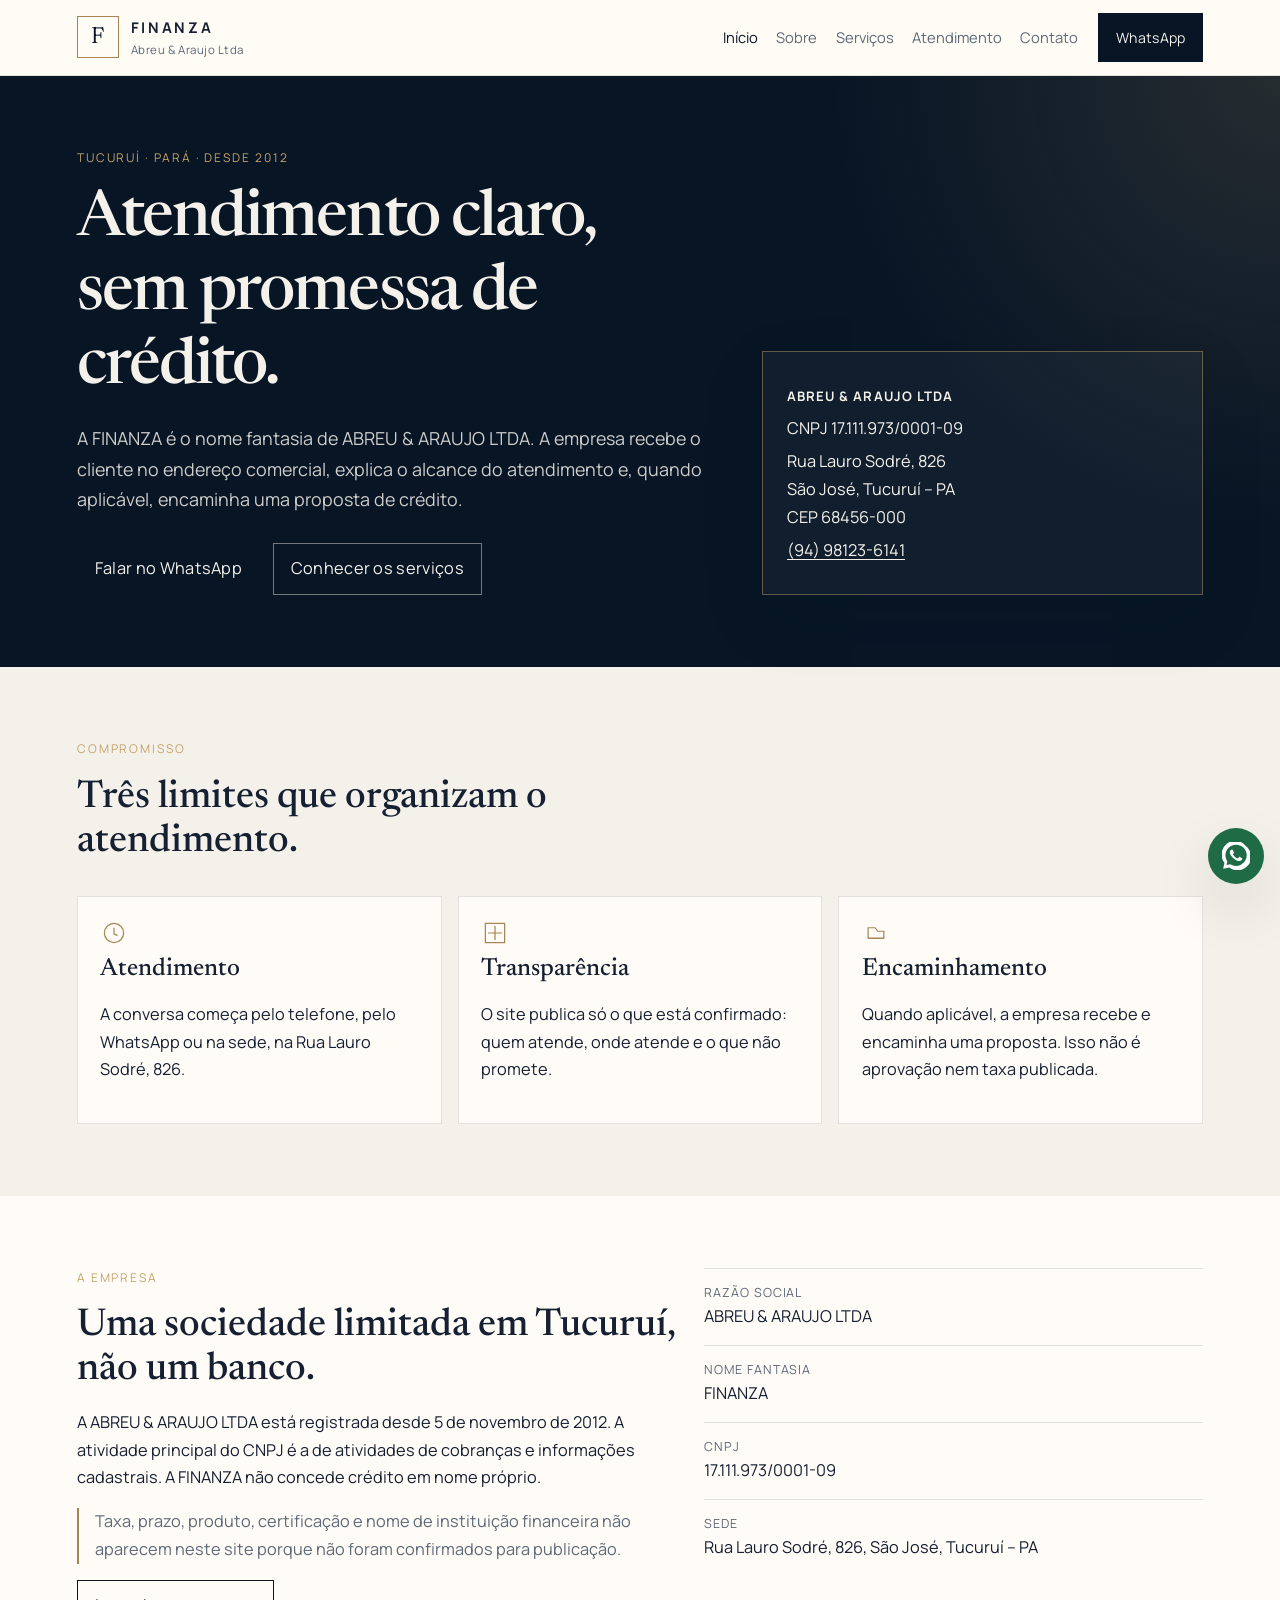
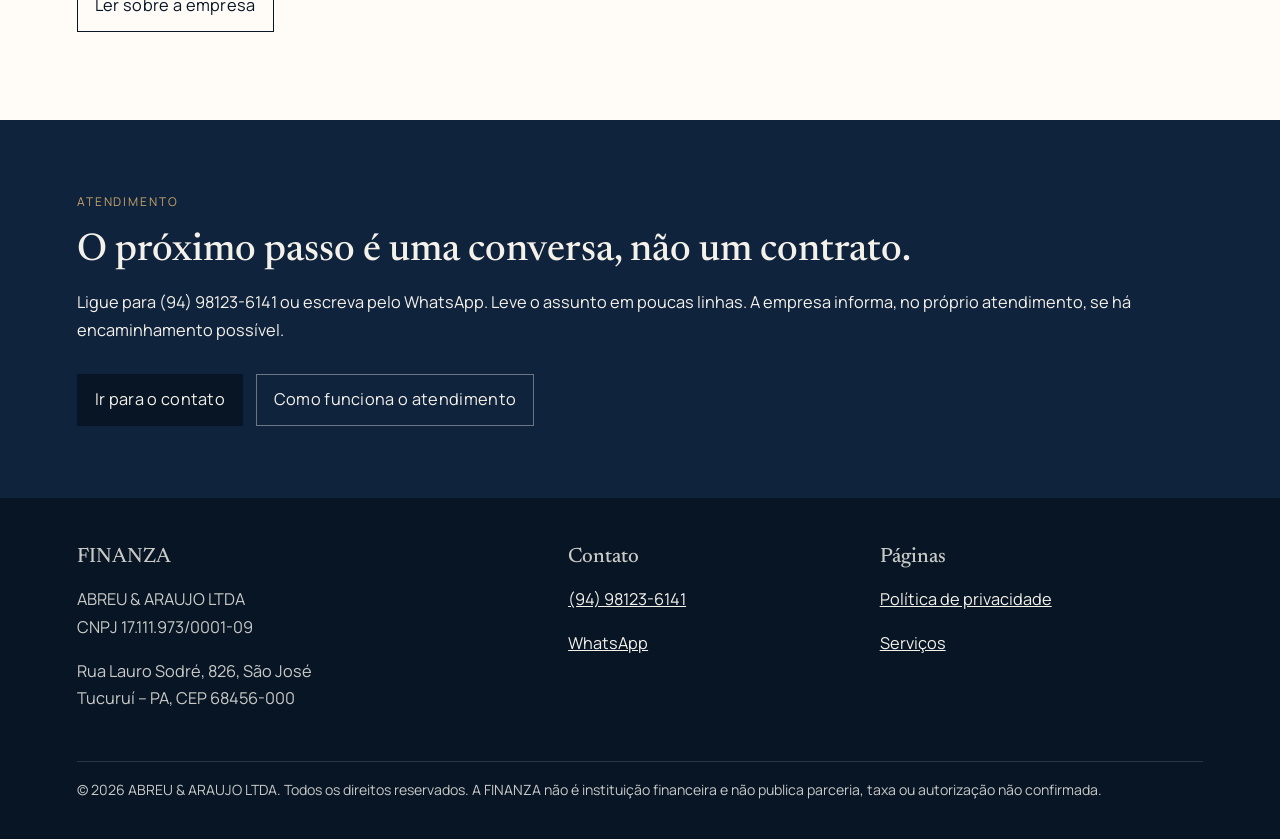
<file: index.html>
<!DOCTYPE html>
<html lang="pt-BR">
<head>
  <meta charset="utf-8">
  <meta name="viewport" content="width=device-width, initial-scale=1">
  <title>FINANZA | Atendimento financeiro em Tucuruí</title>
  <meta name="description" content="FINANZA é o nome fantasia de ABREU & ARAUJO LTDA, CNPJ 17.111.973/0001-09. Atendimento em Tucuruí – PA e encaminhamento de propostas de crédito, quando aplicável.">
  <meta name="theme-color" content="#071525">
  <link rel="icon" href="favicon.svg" type="image/svg+xml">
  <link rel="preconnect" href="https://fonts.googleapis.com">
  <link rel="preconnect" href="https://fonts.gstatic.com" crossorigin>
  <link href="https://fonts.googleapis.com/css2?family=Manrope:wght@400;500;600;700&family=Newsreader:opsz,wght@6..72,500;6..72,600&display=swap" rel="stylesheet">
  <link rel="stylesheet" href="css/styles.css">
  <script type="application/ld+json">
  {
    "@context": "https://schema.org",
    "@type": "ProfessionalService",
    "name": "FINANZA",
    "legalName": "ABREU & ARAUJO LTDA",
    "taxID": "17.111.973/0001-09",
    "telephone": "+5594981236141",
    "address": {
      "@type": "PostalAddress",
      "streetAddress": "Rua Lauro Sodré, 826",
      "addressLocality": "Tucuruí",
      "addressRegion": "PA",
      "postalCode": "68456-000",
      "addressCountry": "BR"
    },
    "areaServed": "Tucuruí"
  }
  </script>
</head>
<body>
  <a class="skip" href="#conteudo">Ir para o conteúdo</a>
  <header class="site-header">
    <a class="brand" href="index.html"><span class="mark" aria-hidden="true">F</span><span><strong>FINANZA</strong><small>Abreu &amp; Araujo Ltda</small></span></a>
    <button class="nav-toggle" type="button" aria-expanded="false" aria-controls="menu">Menu</button>
    <nav class="site-nav" id="menu" aria-label="Principal">
      <a href="index.html" aria-current="page">Início</a>
      <a href="sobre.html">Sobre</a>
      <a href="servicos.html">Serviços</a>
      <a href="atendimento.html">Atendimento</a>
      <a href="contato.html">Contato</a>
    </nav>
    <a class="header-wa" href="https://wa.me/5594981236141" target="_blank" rel="noopener noreferrer">WhatsApp</a>
  </header>
  <main id="conteudo">
    <section class="hero">
      <div>
        <p class="kicker">Tucuruí · Pará · Desde 2012</p>
        <h1>Atendimento claro, sem promessa de crédito.</h1>
        <p class="lead">A FINANZA é o nome fantasia de ABREU &amp; ARAUJO LTDA. A empresa recebe o cliente no endereço comercial, explica o alcance do atendimento e, quando aplicável, encaminha uma proposta de crédito.</p>
        <div class="hero-actions">
          <a class="btn" href="https://wa.me/5594981236141" target="_blank" rel="noopener noreferrer">Falar no WhatsApp</a>
          <a class="btn btn-line" href="servicos.html">Conhecer os serviços</a>
        </div>
      </div>
      <aside class="letter">
        <p><strong>ABREU &amp; ARAUJO LTDA</strong></p>
        <p>CNPJ 17.111.973/0001-09</p>
        <p>Rua Lauro Sodré, 826<br>São José, Tucuruí – PA<br>CEP 68456-000</p>
        <p><a href="tel:+5594981236141">(94) 98123-6141</a></p>
      </aside>
    </section>
    <section class="section">
      <div class="section-head">
        <p class="kicker">Compromisso</p>
        <h2>Três limites que organizam o atendimento.</h2>
      </div>
      <div class="grid-3">
        <article class="card">
          <svg viewBox="0 0 32 32" aria-hidden="true"><circle cx="16" cy="16" r="11"/><path d="M16 10v7l4 2"/></svg>
          <h3>Atendimento</h3>
          <p>A conversa começa pelo telefone, pelo WhatsApp ou na sede, na Rua Lauro Sodré, 826.</p>
        </article>
        <article class="card">
          <svg viewBox="0 0 32 32" aria-hidden="true"><path d="M8 16h16M16 8v16"/><rect x="5" y="5" width="22" height="22"/></svg>
          <h3>Transparência</h3>
          <p>O site publica só o que está confirmado: quem atende, onde atende e o que não promete.</p>
        </article>
        <article class="card">
          <svg viewBox="0 0 32 32" aria-hidden="true"><path d="M7 22V10h8l3 4h7v8H7z"/><path d="M7 22h18"/></svg>
          <h3>Encaminhamento</h3>
          <p>Quando aplicável, a empresa recebe e encaminha uma proposta. Isso não é aprovação nem taxa publicada.</p>
        </article>
      </div>
    </section>
    <section class="section split">
      <div class="grid-2">
        <div>
          <p class="kicker">A empresa</p>
          <h2>Uma sociedade limitada em Tucuruí, não um banco.</h2>
          <p>A ABREU &amp; ARAUJO LTDA está registrada desde 5 de novembro de 2012. A atividade principal do CNPJ é a de atividades de cobranças e informações cadastrais. A FINANZA não concede crédito em nome próprio.</p>
          <p class="note">Taxa, prazo, produto, certificação e nome de instituição financeira não aparecem neste site porque não foram confirmados para publicação.</p>
          <p><a class="btn btn-line" href="sobre.html">Ler sobre a empresa</a></p>
        </div>
        <div class="facts">
          <div><span>Razão social</span>ABREU &amp; ARAUJO LTDA</div>
          <div><span>Nome fantasia</span>FINANZA</div>
          <div><span>CNPJ</span>17.111.973/0001-09</div>
          <div><span>Sede</span>Rua Lauro Sodré, 826, São José, Tucuruí – PA</div>
        </div>
      </div>
    </section>
    <section class="section band">
      <p class="kicker">Atendimento</p>
      <h2>O próximo passo é uma conversa, não um contrato.</h2>
      <p>Ligue para (94) 98123-6141 ou escreva pelo WhatsApp. Leve o assunto em poucas linhas. A empresa informa, no próprio atendimento, se há encaminhamento possível.</p>
      <div class="actions">
        <a class="btn" href="contato.html">Ir para o contato</a>
        <a class="btn btn-line" href="atendimento.html">Como funciona o atendimento</a>
      </div>
    </section>
  </main>
  <footer class="site-footer">
    <div class="footer-grid">
      <div>
        <h2>FINANZA</h2>
        <p>ABREU &amp; ARAUJO LTDA<br>CNPJ 17.111.973/0001-09</p>
        <p>Rua Lauro Sodré, 826, São José<br>Tucuruí – PA, CEP 68456-000</p>
      </div>
      <div>
        <h2>Contato</h2>
        <p><a href="tel:+5594981236141">(94) 98123-6141</a></p>
        <p><a href="https://wa.me/5594981236141" target="_blank" rel="noopener noreferrer">WhatsApp</a></p>
      </div>
      <div>
        <h2>Páginas</h2>
        <p><a href="privacidade.html">Política de privacidade</a></p>
        <p><a href="servicos.html">Serviços</a></p>
      </div>
    </div>
    <p class="legal">© <span data-year>2026</span> ABREU &amp; ARAUJO LTDA. Todos os direitos reservados. A FINANZA não é instituição financeira e não publica parceria, taxa ou autorização não confirmada.</p>
  </footer>
  <a class="wa-float" href="https://wa.me/5594981236141" target="_blank" rel="noopener noreferrer" aria-label="Abrir WhatsApp da FINANZA"><svg viewBox="0 0 24 24" aria-hidden="true"><path d="M20.5 3.5A11 11 0 0 0 2.1 17.8L1 23l5.3-1.1A11 11 0 0 0 20.5 3.5zm-8.5 17a9.1 9.1 0 0 1-4.6-1.3l-.3-.2-3.2.7.7-3.1-.2-.3A9.1 9.1 0 1 1 12 20.5zm5-6.8c-.3-.1-1.6-.8-1.8-.9s-.4-.1-.6.1-.7.9-.8 1-.3.2-.6.1a7.4 7.4 0 0 1-2.2-1.4 8.2 8.2 0 0 1-1.5-1.9c-.2-.3 0-.4.1-.6l.4-.4.2-.3a.5.5 0 0 0 0-.5c-.1-.1-.6-1.4-.8-1.9s-.4-.4-.6-.4h-.5a1 1 0 0 0-.7.3 2.9 2.9 0 0 0-.9 2.2 5 5 0 0 0 1.1 2.7 11.4 11.4 0 0 0 4.4 3.9c.6.3 1 .4 1.5.5a3.6 3.6 0 0 0 1.6.1 2.7 2.7 0 0 0 1.8-1.2 2.2 2.2 0 0 0 .2-1.2c-.1-.2-.3-.2-.6-.4z"/></svg></a>
  <script src="js/main.js"></script>
</body>
</html>
</file>
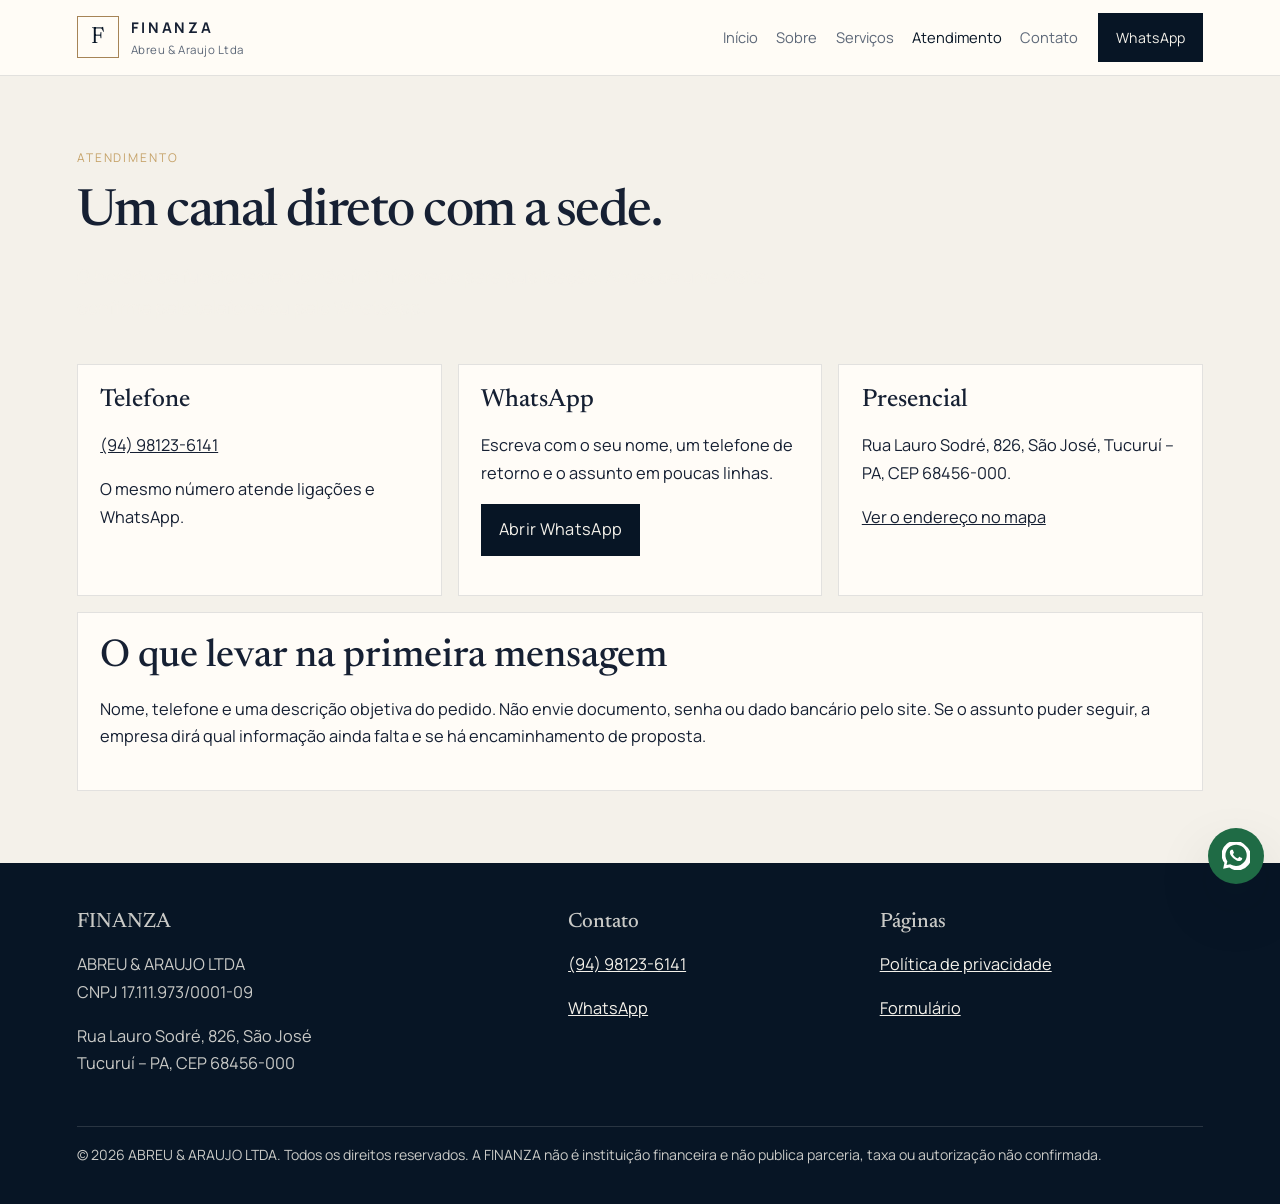
<file: atendimento.html>
<!DOCTYPE html>
<html lang="pt-BR">
<head>
  <meta charset="utf-8">
  <meta name="viewport" content="width=device-width, initial-scale=1">
  <title>Atendimento | FINANZA</title>
  <meta name="description" content="Atendimento da FINANZA em Tucuruí: telefone e WhatsApp (94) 98123-6141 e sede na Rua Lauro Sodré, 826, São José.">
  <meta name="theme-color" content="#071525">
  <link rel="icon" href="favicon.svg" type="image/svg+xml">
  <link rel="preconnect" href="https://fonts.googleapis.com">
  <link rel="preconnect" href="https://fonts.gstatic.com" crossorigin>
  <link href="https://fonts.googleapis.com/css2?family=Manrope:wght@400;500;600;700&family=Newsreader:opsz,wght@6..72,500;6..72,600&display=swap" rel="stylesheet">
  <link rel="stylesheet" href="css/styles.css">
</head>
<body>
  <a class="skip" href="#conteudo">Ir para o conteúdo</a>
  <header class="site-header">
    <a class="brand" href="index.html"><span class="mark" aria-hidden="true">F</span><span><strong>FINANZA</strong><small>Abreu &amp; Araujo Ltda</small></span></a>
    <button class="nav-toggle" type="button" aria-expanded="false" aria-controls="menu">Menu</button>
    <nav class="site-nav" id="menu" aria-label="Principal">
      <a href="index.html">Início</a>
      <a href="sobre.html">Sobre</a>
      <a href="servicos.html">Serviços</a>
      <a href="atendimento.html" aria-current="page">Atendimento</a>
      <a href="contato.html">Contato</a>
    </nav>
    <a class="header-wa" href="https://wa.me/5594981236141" target="_blank" rel="noopener noreferrer">WhatsApp</a>
  </header>
  <main id="conteudo">
    <section class="page-hero">
      <p class="kicker">Atendimento</p>
      <h1>Um canal direto com a sede.</h1>
      <p class="lead narrow">O horário de funcionamento não foi informado para publicação. Antes de uma visita, confirme pelo telefone ou pelo WhatsApp.</p>
    </section>
    <section class="section" style="padding-top:0">
      <div class="grid-3">
        <article class="card">
          <h3>Telefone</h3>
          <p><a href="tel:+5594981236141">(94) 98123-6141</a></p>
          <p>O mesmo número atende ligações e WhatsApp.</p>
        </article>
        <article class="card">
          <h3>WhatsApp</h3>
          <p>Escreva com o seu nome, um telefone de retorno e o assunto em poucas linhas.</p>
          <p><a class="btn" href="https://wa.me/5594981236141" target="_blank" rel="noopener noreferrer">Abrir WhatsApp</a></p>
        </article>
        <article class="card">
          <h3>Presencial</h3>
          <p>Rua Lauro Sodré, 826, São José, Tucuruí – PA, CEP 68456-000.</p>
          <p><a href="https://www.google.com/maps/search/?api=1&query=Rua%20Lauro%20Sodr%C3%A9%2C%20826%2C%20S%C3%A3o%20Jos%C3%A9%2C%20Tucuru%C3%AD%2C%20PA%2C%2068456-000" target="_blank" rel="noopener noreferrer">Ver o endereço no mapa</a></p>
        </article>
      </div>
      <div class="panel" style="margin-top:1rem">
        <h2>O que levar na primeira mensagem</h2>
        <p>Nome, telefone e uma descrição objetiva do pedido. Não envie documento, senha ou dado bancário pelo site. Se o assunto puder seguir, a empresa dirá qual informação ainda falta e se há encaminhamento de proposta.</p>
      </div>
    </section>
  </main>
  <footer class="site-footer">
    <div class="footer-grid">
      <div>
        <h2>FINANZA</h2>
        <p>ABREU &amp; ARAUJO LTDA<br>CNPJ 17.111.973/0001-09</p>
        <p>Rua Lauro Sodré, 826, São José<br>Tucuruí – PA, CEP 68456-000</p>
      </div>
      <div>
        <h2>Contato</h2>
        <p><a href="tel:+5594981236141">(94) 98123-6141</a></p>
        <p><a href="https://wa.me/5594981236141" target="_blank" rel="noopener noreferrer">WhatsApp</a></p>
      </div>
      <div>
        <h2>Páginas</h2>
        <p><a href="privacidade.html">Política de privacidade</a></p>
        <p><a href="contato.html">Formulário</a></p>
      </div>
    </div>
    <p class="legal">© <span data-year>2026</span> ABREU &amp; ARAUJO LTDA. Todos os direitos reservados. A FINANZA não é instituição financeira e não publica parceria, taxa ou autorização não confirmada.</p>
  </footer>
  <a class="wa-float" href="https://wa.me/5594981236141" target="_blank" rel="noopener noreferrer" aria-label="Abrir WhatsApp da FINANZA"><svg viewBox="0 0 24 24" aria-hidden="true"><path d="M20.5 3.5A11 11 0 0 0 2.1 17.8L1 23l5.3-1.1A11 11 0 0 0 20.5 3.5zm-8.5 17a9.1 9.1 0 0 1-4.6-1.3l-.3-.2-3.2.7.7-3.1-.2-.3A9.1 9.1 0 1 1 12 20.5zm5-6.8c-.3-.1-1.6-.8-1.8-.9s-.4-.1-.6.1-.7.9-.8 1-.3.2-.6.1a7.4 7.4 0 0 1-2.2-1.4 8.2 8.2 0 0 1-1.5-1.9c-.2-.3 0-.4.1-.6l.4-.4.2-.3a.5.5 0 0 0 0-.5c-.1-.1-.6-1.4-.8-1.9s-.4-.4-.6-.4h-.5a1 1 0 0 0-.7.3 2.9 2.9 0 0 0-.9 2.2 5 5 0 0 0 1.1 2.7 11.4 11.4 0 0 0 4.4 3.9c.6.3 1 .4 1.5.5a3.6 3.6 0 0 0 1.6.1 2.7 2.7 0 0 0 1.8-1.2 2.2 2.2 0 0 0 .2-1.2c-.1-.2-.3-.2-.6-.4z"/></svg></a>
  <script src="js/main.js"></script>
</body>
</html>
</file>
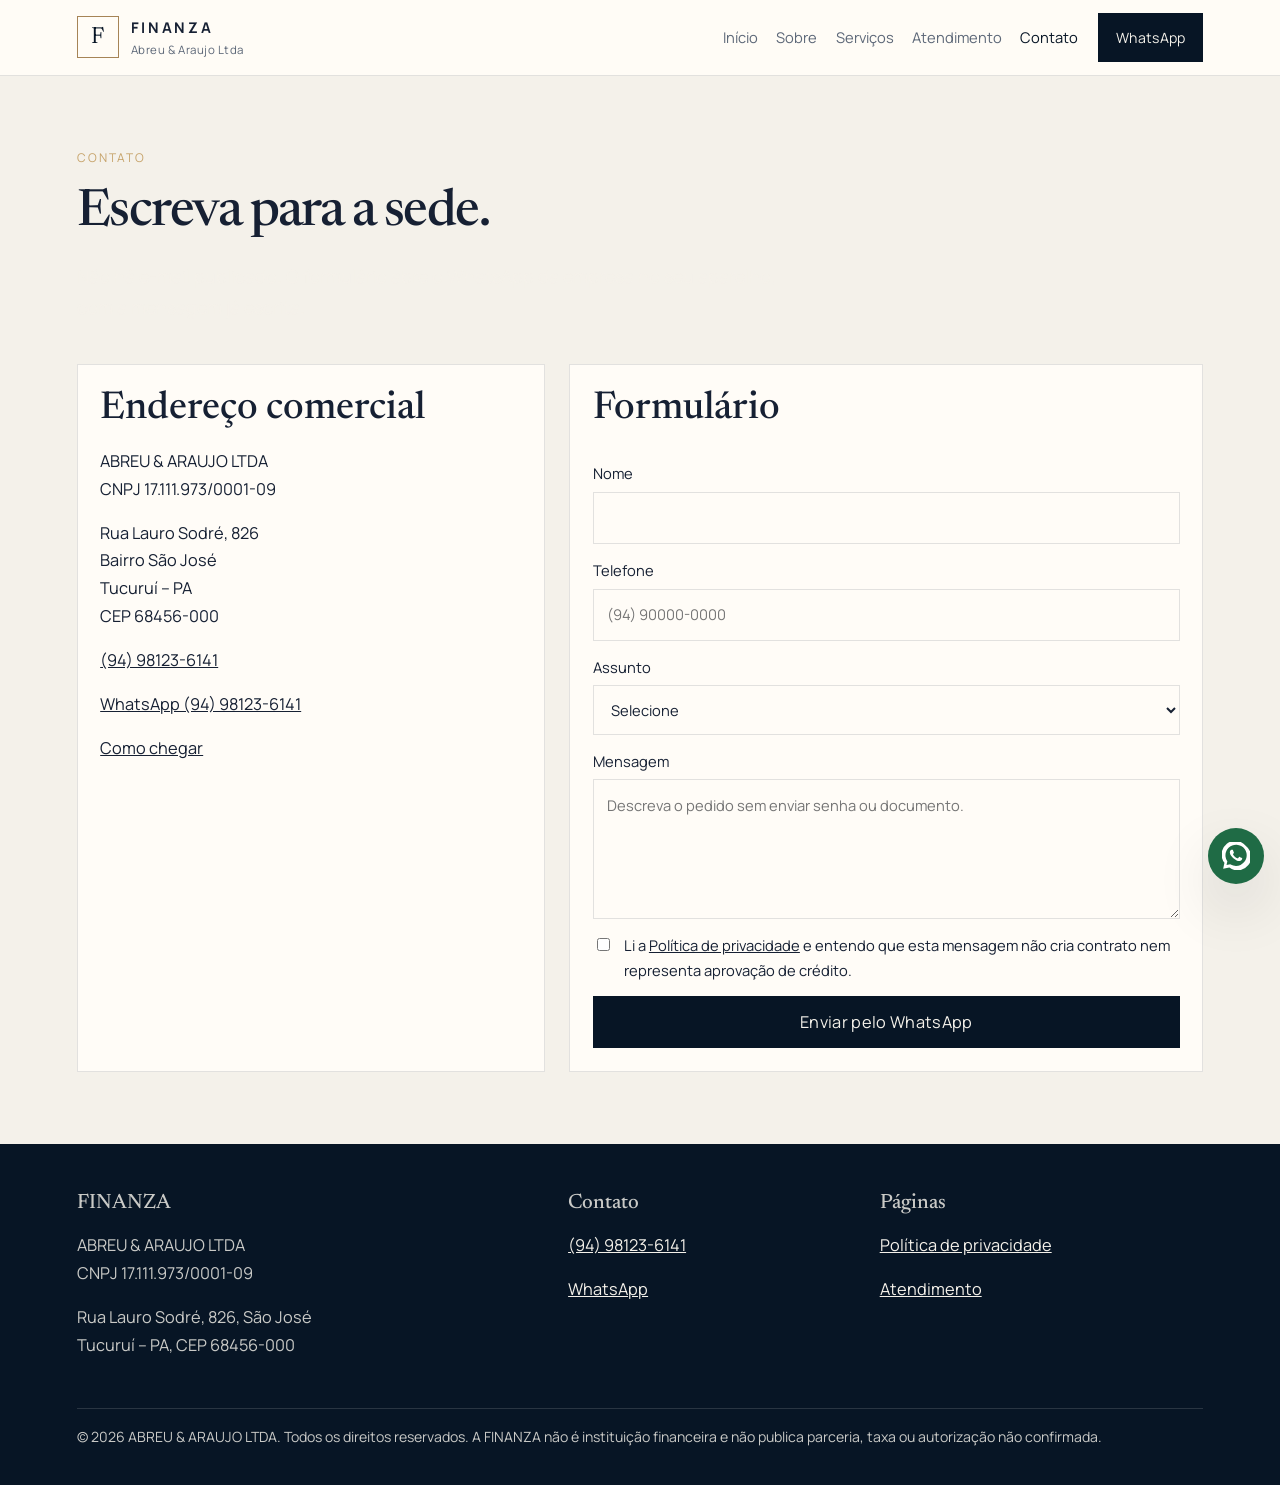
<file: contato.html>
<!DOCTYPE html>
<html lang="pt-BR">
<head>
  <meta charset="utf-8">
  <meta name="viewport" content="width=device-width, initial-scale=1">
  <title>Contato | FINANZA</title>
  <meta name="description" content="Contato da FINANZA em Tucuruí: Rua Lauro Sodré, 826, telefone (94) 98123-6141 e formulário que abre o WhatsApp.">
  <meta name="theme-color" content="#071525">
  <link rel="icon" href="favicon.svg" type="image/svg+xml">
  <link rel="preconnect" href="https://fonts.googleapis.com">
  <link rel="preconnect" href="https://fonts.gstatic.com" crossorigin>
  <link href="https://fonts.googleapis.com/css2?family=Manrope:wght@400;500;600;700&family=Newsreader:opsz,wght@6..72,500;6..72,600&display=swap" rel="stylesheet">
  <link rel="stylesheet" href="css/styles.css">
</head>
<body>
  <a class="skip" href="#conteudo">Ir para o conteúdo</a>
  <header class="site-header">
    <a class="brand" href="index.html"><span class="mark" aria-hidden="true">F</span><span><strong>FINANZA</strong><small>Abreu &amp; Araujo Ltda</small></span></a>
    <button class="nav-toggle" type="button" aria-expanded="false" aria-controls="menu">Menu</button>
    <nav class="site-nav" id="menu" aria-label="Principal">
      <a href="index.html">Início</a>
      <a href="sobre.html">Sobre</a>
      <a href="servicos.html">Serviços</a>
      <a href="atendimento.html">Atendimento</a>
      <a href="contato.html" aria-current="page">Contato</a>
    </nav>
    <a class="header-wa" href="https://wa.me/5594981236141" target="_blank" rel="noopener noreferrer">WhatsApp</a>
  </header>
  <main id="conteudo">
    <section class="page-hero">
      <p class="kicker">Contato</p>
      <h1>Escreva para a sede.</h1>
      <p class="lead narrow">Não há e-mail publicado. O formulário abre o WhatsApp da empresa no seu aparelho, com a mensagem já escrita.</p>
    </section>
    <section class="section" style="padding-top:0">
      <div class="contact-layout">
        <aside class="panel">
          <h2>Endereço comercial</h2>
          <p>ABREU &amp; ARAUJO LTDA<br>CNPJ 17.111.973/0001-09</p>
          <p>Rua Lauro Sodré, 826<br>Bairro São José<br>Tucuruí – PA<br>CEP 68456-000</p>
          <p><a href="tel:+5594981236141">(94) 98123-6141</a></p>
          <p><a href="https://wa.me/5594981236141" target="_blank" rel="noopener noreferrer">WhatsApp (94) 98123-6141</a></p>
          <p><a href="https://www.google.com/maps/search/?api=1&query=Rua%20Lauro%20Sodr%C3%A9%2C%20826%2C%20S%C3%A3o%20Jos%C3%A9%2C%20Tucuru%C3%AD%2C%20PA%2C%2068456-000" target="_blank" rel="noopener noreferrer">Como chegar</a></p>
        </aside>
        <form class="js-form panel" action="https://wa.me/5594981236141" method="get" novalidate>
          <h2>Formulário</h2>
          <label>Nome
            <input name="nome" type="text" autocomplete="name" required maxlength="80">
          </label>
          <label>Telefone
            <input name="telefone" type="tel" autocomplete="tel" required placeholder="(94) 90000-0000" maxlength="20">
          </label>
          <label>Assunto
            <select name="assunto" required>
              <option value="">Selecione</option>
              <option>Atendimento</option>
              <option>Encaminhamento de proposta</option>
              <option>Outro assunto da empresa</option>
            </select>
          </label>
          <label>Mensagem
            <textarea name="mensagem" required maxlength="800" placeholder="Descreva o pedido sem enviar senha ou documento."></textarea>
          </label>
          <label class="hp">Empresa
            <input name="empresa_site" type="text" tabindex="-1" autocomplete="off">
          </label>
          <label class="check">
            <input name="aceite" type="checkbox" required>
            <span>Li a <a href="privacidade.html">Política de privacidade</a> e entendo que esta mensagem não cria contrato nem representa aprovação de crédito.</span>
          </label>
          <button class="btn" type="submit">Enviar pelo WhatsApp</button>
          <p class="form-status" hidden></p>
        </form>
      </div>
    </section>
  </main>
  <footer class="site-footer">
    <div class="footer-grid">
      <div>
        <h2>FINANZA</h2>
        <p>ABREU &amp; ARAUJO LTDA<br>CNPJ 17.111.973/0001-09</p>
        <p>Rua Lauro Sodré, 826, São José<br>Tucuruí – PA, CEP 68456-000</p>
      </div>
      <div>
        <h2>Contato</h2>
        <p><a href="tel:+5594981236141">(94) 98123-6141</a></p>
        <p><a href="https://wa.me/5594981236141" target="_blank" rel="noopener noreferrer">WhatsApp</a></p>
      </div>
      <div>
        <h2>Páginas</h2>
        <p><a href="privacidade.html">Política de privacidade</a></p>
        <p><a href="atendimento.html">Atendimento</a></p>
      </div>
    </div>
    <p class="legal">© <span data-year>2026</span> ABREU &amp; ARAUJO LTDA. Todos os direitos reservados. A FINANZA não é instituição financeira e não publica parceria, taxa ou autorização não confirmada.</p>
  </footer>
  <a class="wa-float" href="https://wa.me/5594981236141" target="_blank" rel="noopener noreferrer" aria-label="Abrir WhatsApp da FINANZA"><svg viewBox="0 0 24 24" aria-hidden="true"><path d="M20.5 3.5A11 11 0 0 0 2.1 17.8L1 23l5.3-1.1A11 11 0 0 0 20.5 3.5zm-8.5 17a9.1 9.1 0 0 1-4.6-1.3l-.3-.2-3.2.7.7-3.1-.2-.3A9.1 9.1 0 1 1 12 20.5zm5-6.8c-.3-.1-1.6-.8-1.8-.9s-.4-.1-.6.1-.7.9-.8 1-.3.2-.6.1a7.4 7.4 0 0 1-2.2-1.4 8.2 8.2 0 0 1-1.5-1.9c-.2-.3 0-.4.1-.6l.4-.4.2-.3a.5.5 0 0 0 0-.5c-.1-.1-.6-1.4-.8-1.9s-.4-.4-.6-.4h-.5a1 1 0 0 0-.7.3 2.9 2.9 0 0 0-.9 2.2 5 5 0 0 0 1.1 2.7 11.4 11.4 0 0 0 4.4 3.9c.6.3 1 .4 1.5.5a3.6 3.6 0 0 0 1.6.1 2.7 2.7 0 0 0 1.8-1.2 2.2 2.2 0 0 0 .2-1.2c-.1-.2-.3-.2-.6-.4z"/></svg></a>
  <script src="js/main.js"></script>
</body>
</html>
</file>
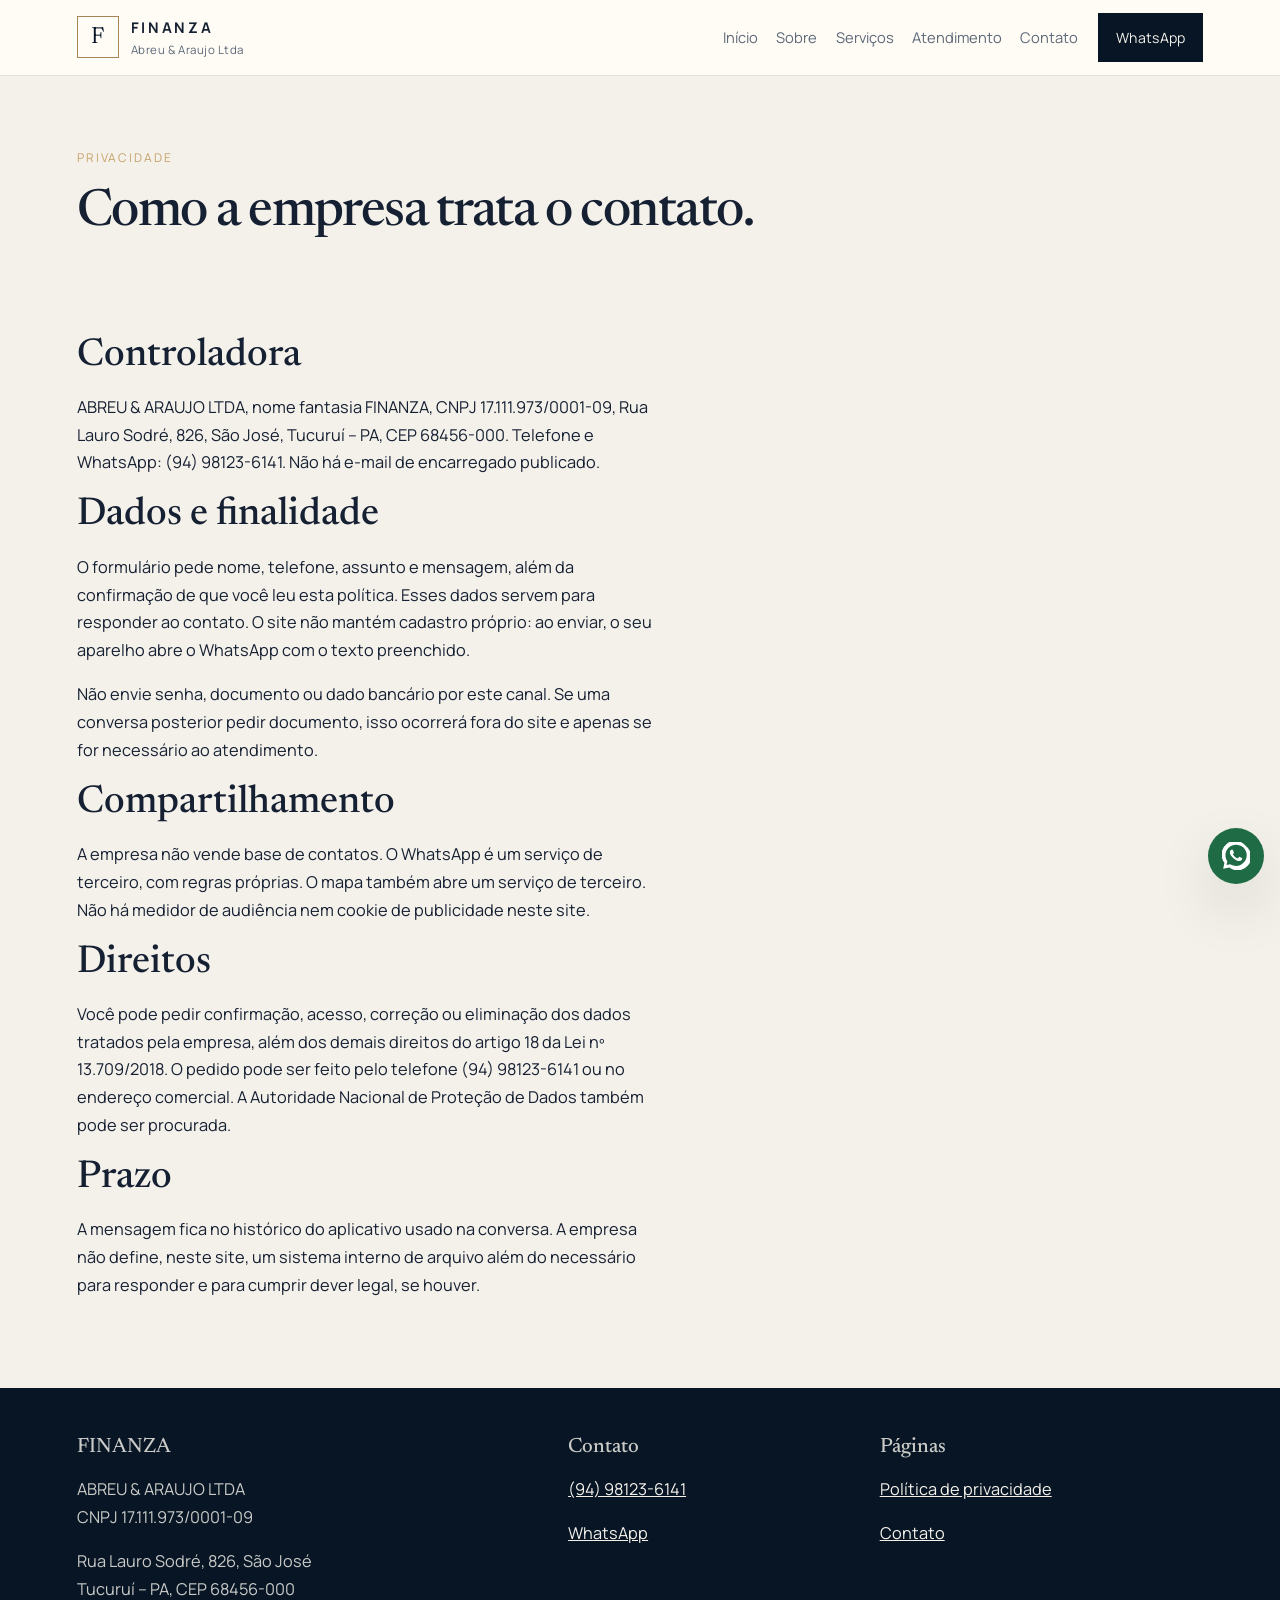
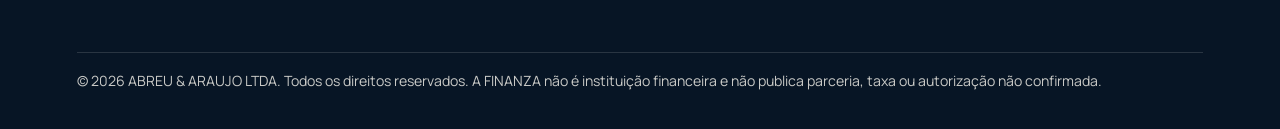
<file: privacidade.html>
<!DOCTYPE html>
<html lang="pt-BR">
<head>
  <meta charset="utf-8">
  <meta name="viewport" content="width=device-width, initial-scale=1">
  <title>Política de privacidade | FINANZA</title>
  <meta name="description" content="Política de privacidade da ABREU & ARAUJO LTDA, nome fantasia FINANZA, conforme a Lei 13.709/2018.">
  <meta name="theme-color" content="#071525">
  <link rel="icon" href="favicon.svg" type="image/svg+xml">
  <link rel="preconnect" href="https://fonts.googleapis.com">
  <link rel="preconnect" href="https://fonts.gstatic.com" crossorigin>
  <link href="https://fonts.googleapis.com/css2?family=Manrope:wght@400;500;600;700&family=Newsreader:opsz,wght@6..72,500;6..72,600&display=swap" rel="stylesheet">
  <link rel="stylesheet" href="css/styles.css">
</head>
<body>
  <a class="skip" href="#conteudo">Ir para o conteúdo</a>
  <header class="site-header">
    <a class="brand" href="index.html"><span class="mark" aria-hidden="true">F</span><span><strong>FINANZA</strong><small>Abreu &amp; Araujo Ltda</small></span></a>
    <button class="nav-toggle" type="button" aria-expanded="false" aria-controls="menu">Menu</button>
    <nav class="site-nav" id="menu" aria-label="Principal">
      <a href="index.html">Início</a>
      <a href="sobre.html">Sobre</a>
      <a href="servicos.html">Serviços</a>
      <a href="atendimento.html">Atendimento</a>
      <a href="contato.html">Contato</a>
    </nav>
    <a class="header-wa" href="https://wa.me/5594981236141" target="_blank" rel="noopener noreferrer">WhatsApp</a>
  </header>
  <main id="conteudo">
    <section class="page-hero">
      <p class="kicker">Privacidade</p>
      <h1>Como a empresa trata o contato.</h1>
      <p class="lead narrow">Esta política observa a Lei nº 13.709/2018. Última atualização: 5 de novembro de 2026.</p>
    </section>
    <section class="section narrow" style="padding-top:0">
      <h2>Controladora</h2>
      <p>ABREU &amp; ARAUJO LTDA, nome fantasia FINANZA, CNPJ 17.111.973/0001-09, Rua Lauro Sodré, 826, São José, Tucuruí – PA, CEP 68456-000. Telefone e WhatsApp: (94) 98123-6141. Não há e-mail de encarregado publicado.</p>
      <h2>Dados e finalidade</h2>
      <p>O formulário pede nome, telefone, assunto e mensagem, além da confirmação de que você leu esta política. Esses dados servem para responder ao contato. O site não mantém cadastro próprio: ao enviar, o seu aparelho abre o WhatsApp com o texto preenchido.</p>
      <p>Não envie senha, documento ou dado bancário por este canal. Se uma conversa posterior pedir documento, isso ocorrerá fora do site e apenas se for necessário ao atendimento.</p>
      <h2>Compartilhamento</h2>
      <p>A empresa não vende base de contatos. O WhatsApp é um serviço de terceiro, com regras próprias. O mapa também abre um serviço de terceiro. Não há medidor de audiência nem cookie de publicidade neste site.</p>
      <h2>Direitos</h2>
      <p>Você pode pedir confirmação, acesso, correção ou eliminação dos dados tratados pela empresa, além dos demais direitos do artigo 18 da Lei nº 13.709/2018. O pedido pode ser feito pelo telefone (94) 98123-6141 ou no endereço comercial. A Autoridade Nacional de Proteção de Dados também pode ser procurada.</p>
      <h2>Prazo</h2>
      <p>A mensagem fica no histórico do aplicativo usado na conversa. A empresa não define, neste site, um sistema interno de arquivo além do necessário para responder e para cumprir dever legal, se houver.</p>
    </section>
  </main>
  <footer class="site-footer">
    <div class="footer-grid">
      <div>
        <h2>FINANZA</h2>
        <p>ABREU &amp; ARAUJO LTDA<br>CNPJ 17.111.973/0001-09</p>
        <p>Rua Lauro Sodré, 826, São José<br>Tucuruí – PA, CEP 68456-000</p>
      </div>
      <div>
        <h2>Contato</h2>
        <p><a href="tel:+5594981236141">(94) 98123-6141</a></p>
        <p><a href="https://wa.me/5594981236141" target="_blank" rel="noopener noreferrer">WhatsApp</a></p>
      </div>
      <div>
        <h2>Páginas</h2>
        <p><a href="privacidade.html">Política de privacidade</a></p>
        <p><a href="contato.html">Contato</a></p>
      </div>
    </div>
    <p class="legal">© <span data-year>2026</span> ABREU &amp; ARAUJO LTDA. Todos os direitos reservados. A FINANZA não é instituição financeira e não publica parceria, taxa ou autorização não confirmada.</p>
  </footer>
  <a class="wa-float" href="https://wa.me/5594981236141" target="_blank" rel="noopener noreferrer" aria-label="Abrir WhatsApp da FINANZA"><svg viewBox="0 0 24 24" aria-hidden="true"><path d="M20.5 3.5A11 11 0 0 0 2.1 17.8L1 23l5.3-1.1A11 11 0 0 0 20.5 3.5zm-8.5 17a9.1 9.1 0 0 1-4.6-1.3l-.3-.2-3.2.7.7-3.1-.2-.3A9.1 9.1 0 1 1 12 20.5zm5-6.8c-.3-.1-1.6-.8-1.8-.9s-.4-.1-.6.1-.7.9-.8 1-.3.2-.6.1a7.4 7.4 0 0 1-2.2-1.4 8.2 8.2 0 0 1-1.5-1.9c-.2-.3 0-.4.1-.6l.4-.4.2-.3a.5.5 0 0 0 0-.5c-.1-.1-.6-1.4-.8-1.9s-.4-.4-.6-.4h-.5a1 1 0 0 0-.7.3 2.9 2.9 0 0 0-.9 2.2 5 5 0 0 0 1.1 2.7 11.4 11.4 0 0 0 4.4 3.9c.6.3 1 .4 1.5.5a3.6 3.6 0 0 0 1.6.1 2.7 2.7 0 0 0 1.8-1.2 2.2 2.2 0 0 0 .2-1.2c-.1-.2-.3-.2-.6-.4z"/></svg></a>
  <script src="js/main.js"></script>
</body>
</html>
</file>
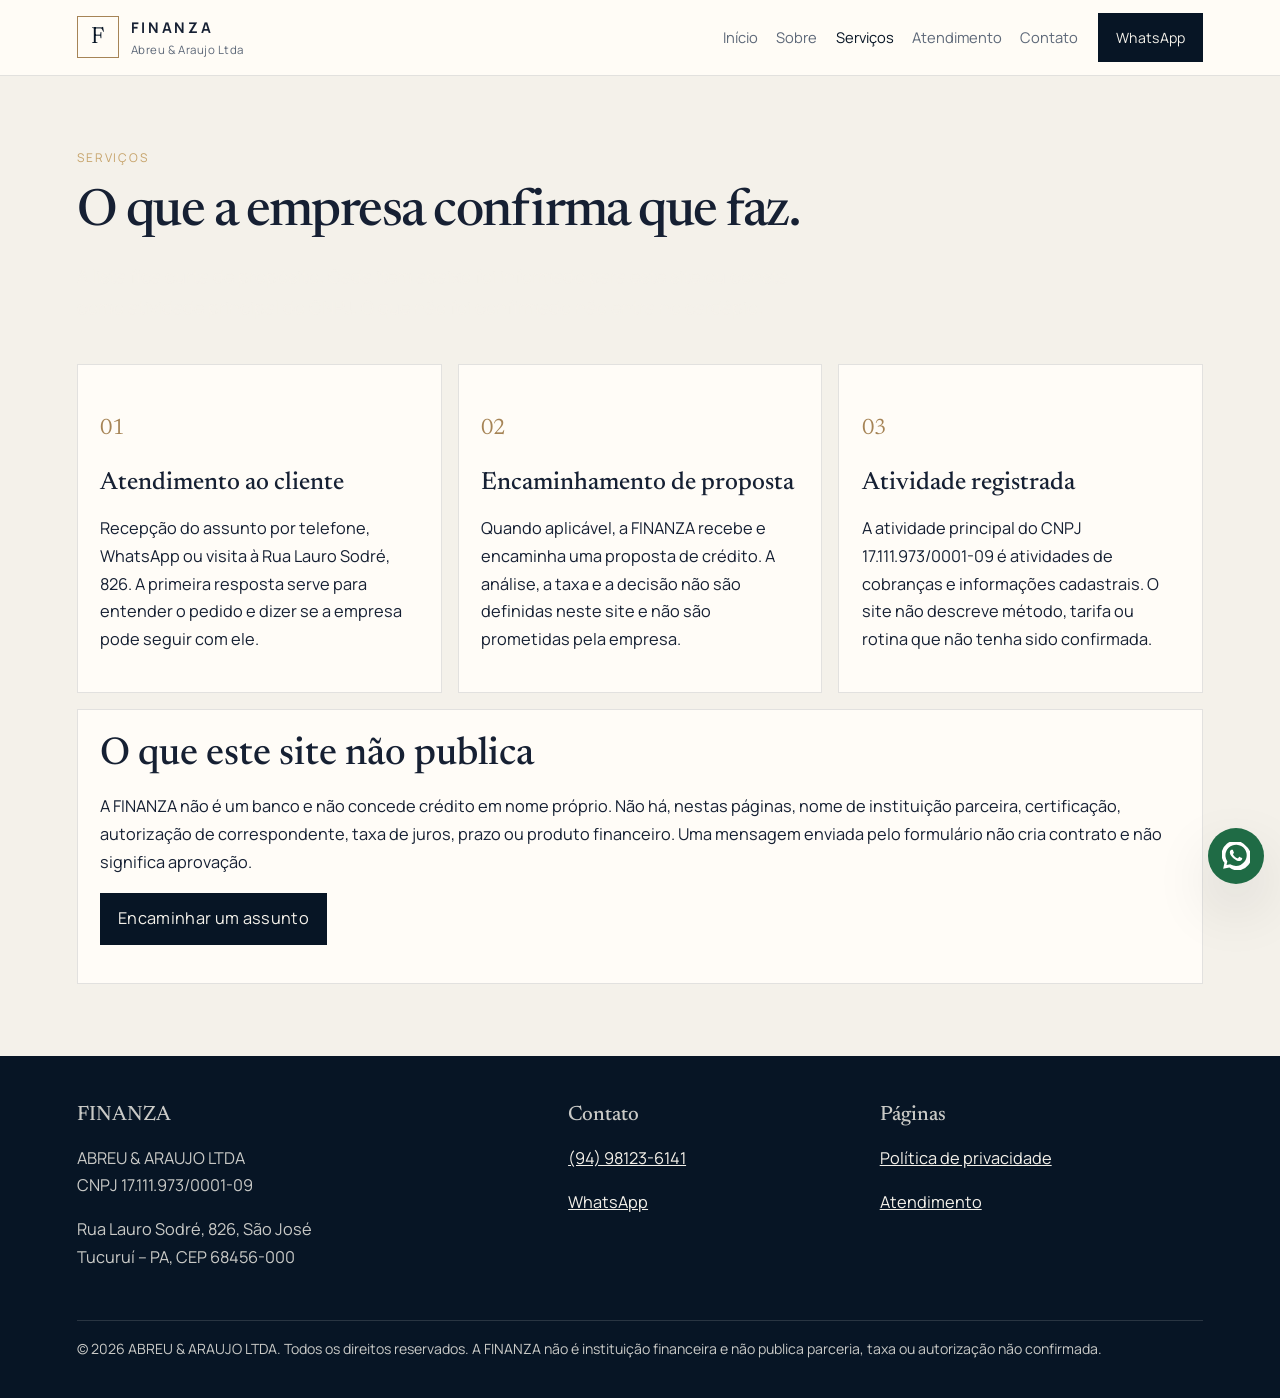
<file: servicos.html>
<!DOCTYPE html>
<html lang="pt-BR">
<head>
  <meta charset="utf-8">
  <meta name="viewport" content="width=device-width, initial-scale=1">
  <title>Serviços | FINANZA</title>
  <meta name="description" content="Serviços confirmados da FINANZA: atendimento ao cliente e encaminhamento de propostas de crédito, quando aplicável. Sem taxa, produto ou parceria inventados.">
  <meta name="theme-color" content="#071525">
  <link rel="icon" href="favicon.svg" type="image/svg+xml">
  <link rel="preconnect" href="https://fonts.googleapis.com">
  <link rel="preconnect" href="https://fonts.gstatic.com" crossorigin>
  <link href="https://fonts.googleapis.com/css2?family=Manrope:wght@400;500;600;700&family=Newsreader:opsz,wght@6..72,500;6..72,600&display=swap" rel="stylesheet">
  <link rel="stylesheet" href="css/styles.css">
</head>
<body>
  <a class="skip" href="#conteudo">Ir para o conteúdo</a>
  <header class="site-header">
    <a class="brand" href="index.html"><span class="mark" aria-hidden="true">F</span><span><strong>FINANZA</strong><small>Abreu &amp; Araujo Ltda</small></span></a>
    <button class="nav-toggle" type="button" aria-expanded="false" aria-controls="menu">Menu</button>
    <nav class="site-nav" id="menu" aria-label="Principal">
      <a href="index.html">Início</a>
      <a href="sobre.html">Sobre</a>
      <a href="servicos.html" aria-current="page">Serviços</a>
      <a href="atendimento.html">Atendimento</a>
      <a href="contato.html">Contato</a>
    </nav>
    <a class="header-wa" href="https://wa.me/5594981236141" target="_blank" rel="noopener noreferrer">WhatsApp</a>
  </header>
  <main id="conteudo">
    <section class="page-hero">
      <p class="kicker">Serviços</p>
      <h1>O que a empresa confirma que faz.</h1>
      <p class="lead narrow">A lista fica curta de propósito. Cada item abaixo foi informado para este site ou consta como atividade principal do CNPJ. O que não foi confirmado não entra no cardápio.</p>
    </section>
    <section class="section" style="padding-top:0">
      <div class="grid-3">
        <article class="card">
          <p class="number">01</p>
          <h3>Atendimento ao cliente</h3>
          <p>Recepção do assunto por telefone, WhatsApp ou visita à Rua Lauro Sodré, 826. A primeira resposta serve para entender o pedido e dizer se a empresa pode seguir com ele.</p>
        </article>
        <article class="card">
          <p class="number">02</p>
          <h3>Encaminhamento de proposta</h3>
          <p>Quando aplicável, a FINANZA recebe e encaminha uma proposta de crédito. A análise, a taxa e a decisão não são definidas neste site e não são prometidas pela empresa.</p>
        </article>
        <article class="card">
          <p class="number">03</p>
          <h3>Atividade registrada</h3>
          <p>A atividade principal do CNPJ 17.111.973/0001-09 é atividades de cobranças e informações cadastrais. O site não descreve método, tarifa ou rotina que não tenha sido confirmada.</p>
        </article>
      </div>
      <div class="panel" style="margin-top:1rem">
        <h2>O que este site não publica</h2>
        <p>A FINANZA não é um banco e não concede crédito em nome próprio. Não há, nestas páginas, nome de instituição parceira, certificação, autorização de correspondente, taxa de juros, prazo ou produto financeiro. Uma mensagem enviada pelo formulário não cria contrato e não significa aprovação.</p>
        <p><a class="btn" href="contato.html">Encaminhar um assunto</a></p>
      </div>
    </section>
  </main>
  <footer class="site-footer">
    <div class="footer-grid">
      <div>
        <h2>FINANZA</h2>
        <p>ABREU &amp; ARAUJO LTDA<br>CNPJ 17.111.973/0001-09</p>
        <p>Rua Lauro Sodré, 826, São José<br>Tucuruí – PA, CEP 68456-000</p>
      </div>
      <div>
        <h2>Contato</h2>
        <p><a href="tel:+5594981236141">(94) 98123-6141</a></p>
        <p><a href="https://wa.me/5594981236141" target="_blank" rel="noopener noreferrer">WhatsApp</a></p>
      </div>
      <div>
        <h2>Páginas</h2>
        <p><a href="privacidade.html">Política de privacidade</a></p>
        <p><a href="atendimento.html">Atendimento</a></p>
      </div>
    </div>
    <p class="legal">© <span data-year>2026</span> ABREU &amp; ARAUJO LTDA. Todos os direitos reservados. A FINANZA não é instituição financeira e não publica parceria, taxa ou autorização não confirmada.</p>
  </footer>
  <a class="wa-float" href="https://wa.me/5594981236141" target="_blank" rel="noopener noreferrer" aria-label="Abrir WhatsApp da FINANZA"><svg viewBox="0 0 24 24" aria-hidden="true"><path d="M20.5 3.5A11 11 0 0 0 2.1 17.8L1 23l5.3-1.1A11 11 0 0 0 20.5 3.5zm-8.5 17a9.1 9.1 0 0 1-4.6-1.3l-.3-.2-3.2.7.7-3.1-.2-.3A9.1 9.1 0 1 1 12 20.5zm5-6.8c-.3-.1-1.6-.8-1.8-.9s-.4-.1-.6.1-.7.9-.8 1-.3.2-.6.1a7.4 7.4 0 0 1-2.2-1.4 8.2 8.2 0 0 1-1.5-1.9c-.2-.3 0-.4.1-.6l.4-.4.2-.3a.5.5 0 0 0 0-.5c-.1-.1-.6-1.4-.8-1.9s-.4-.4-.6-.4h-.5a1 1 0 0 0-.7.3 2.9 2.9 0 0 0-.9 2.2 5 5 0 0 0 1.1 2.7 11.4 11.4 0 0 0 4.4 3.9c.6.3 1 .4 1.5.5a3.6 3.6 0 0 0 1.6.1 2.7 2.7 0 0 0 1.8-1.2 2.2 2.2 0 0 0 .2-1.2c-.1-.2-.3-.2-.6-.4z"/></svg></a>
  <script src="js/main.js"></script>
</body>
</html>
</file>
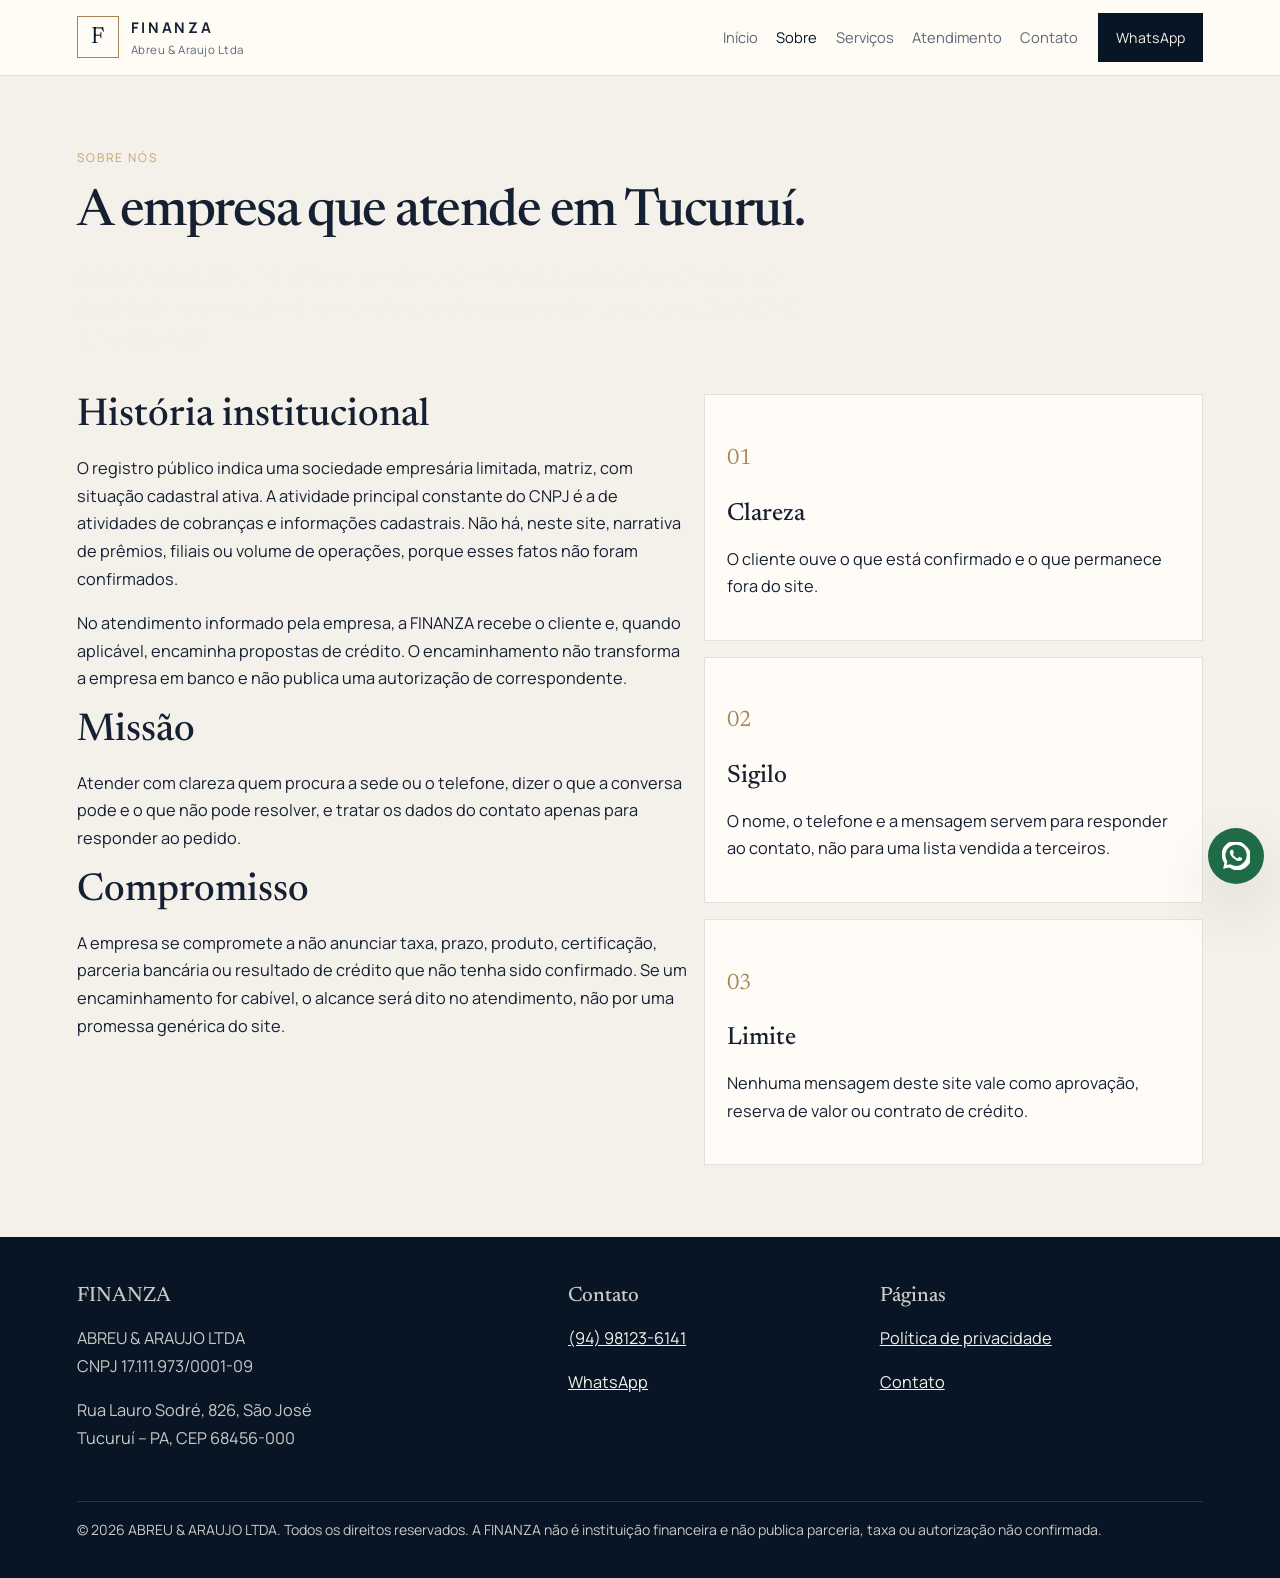
<file: sobre.html>
<!DOCTYPE html>
<html lang="pt-BR">
<head>
  <meta charset="utf-8">
  <meta name="viewport" content="width=device-width, initial-scale=1">
  <title>Sobre a FINANZA | ABREU &amp; ARAUJO LTDA</title>
  <meta name="description" content="História, missão e valores da FINANZA, nome fantasia de ABREU & ARAUJO LTDA, CNPJ 17.111.973/0001-09, em Tucuruí – PA.">
  <meta name="theme-color" content="#071525">
  <link rel="icon" href="favicon.svg" type="image/svg+xml">
  <link rel="preconnect" href="https://fonts.googleapis.com">
  <link rel="preconnect" href="https://fonts.gstatic.com" crossorigin>
  <link href="https://fonts.googleapis.com/css2?family=Manrope:wght@400;500;600;700&family=Newsreader:opsz,wght@6..72,500;6..72,600&display=swap" rel="stylesheet">
  <link rel="stylesheet" href="css/styles.css">
</head>
<body>
  <a class="skip" href="#conteudo">Ir para o conteúdo</a>
  <header class="site-header">
    <a class="brand" href="index.html"><span class="mark" aria-hidden="true">F</span><span><strong>FINANZA</strong><small>Abreu &amp; Araujo Ltda</small></span></a>
    <button class="nav-toggle" type="button" aria-expanded="false" aria-controls="menu">Menu</button>
    <nav class="site-nav" id="menu" aria-label="Principal">
      <a href="index.html">Início</a>
      <a href="sobre.html" aria-current="page">Sobre</a>
      <a href="servicos.html">Serviços</a>
      <a href="atendimento.html">Atendimento</a>
      <a href="contato.html">Contato</a>
    </nav>
    <a class="header-wa" href="https://wa.me/5594981236141" target="_blank" rel="noopener noreferrer">WhatsApp</a>
  </header>
  <main id="conteudo">
    <section class="page-hero">
      <p class="kicker">Sobre nós</p>
      <h1>A empresa que atende em Tucuruí.</h1>
      <p class="lead narrow">A ABREU &amp; ARAUJO LTDA utiliza o nome fantasia FINANZA. A sociedade está registrada desde 5 de novembro de 2012 e mantém o endereço comercial na Rua Lauro Sodré, 826, bairro São José.</p>
    </section>
    <section class="section" style="padding-top:0">
      <div class="grid-2">
        <div class="narrow">
          <h2>História institucional</h2>
          <p>O registro público indica uma sociedade empresária limitada, matriz, com situação cadastral ativa. A atividade principal constante do CNPJ é a de atividades de cobranças e informações cadastrais. Não há, neste site, narrativa de prêmios, filiais ou volume de operações, porque esses fatos não foram confirmados.</p>
          <p>No atendimento informado pela empresa, a FINANZA recebe o cliente e, quando aplicável, encaminha propostas de crédito. O encaminhamento não transforma a empresa em banco e não publica uma autorização de correspondente.</p>
          <h2>Missão</h2>
          <p>Atender com clareza quem procura a sede ou o telefone, dizer o que a conversa pode e o que não pode resolver, e tratar os dados do contato apenas para responder ao pedido.</p>
          <h2>Compromisso</h2>
          <p>A empresa se compromete a não anunciar taxa, prazo, produto, certificação, parceria bancária ou resultado de crédito que não tenha sido confirmado. Se um encaminhamento for cabível, o alcance será dito no atendimento, não por uma promessa genérica do site.</p>
        </div>
        <div class="grid-3" style="grid-template-columns:1fr">
          <article class="card"><p class="number">01</p><h3>Clareza</h3><p>O cliente ouve o que está confirmado e o que permanece fora do site.</p></article>
          <article class="card"><p class="number">02</p><h3>Sigilo</h3><p>O nome, o telefone e a mensagem servem para responder ao contato, não para uma lista vendida a terceiros.</p></article>
          <article class="card"><p class="number">03</p><h3>Limite</h3><p>Nenhuma mensagem deste site vale como aprovação, reserva de valor ou contrato de crédito.</p></article>
        </div>
      </div>
    </section>
  </main>
  <footer class="site-footer">
    <div class="footer-grid">
      <div>
        <h2>FINANZA</h2>
        <p>ABREU &amp; ARAUJO LTDA<br>CNPJ 17.111.973/0001-09</p>
        <p>Rua Lauro Sodré, 826, São José<br>Tucuruí – PA, CEP 68456-000</p>
      </div>
      <div>
        <h2>Contato</h2>
        <p><a href="tel:+5594981236141">(94) 98123-6141</a></p>
        <p><a href="https://wa.me/5594981236141" target="_blank" rel="noopener noreferrer">WhatsApp</a></p>
      </div>
      <div>
        <h2>Páginas</h2>
        <p><a href="privacidade.html">Política de privacidade</a></p>
        <p><a href="contato.html">Contato</a></p>
      </div>
    </div>
    <p class="legal">© <span data-year>2026</span> ABREU &amp; ARAUJO LTDA. Todos os direitos reservados. A FINANZA não é instituição financeira e não publica parceria, taxa ou autorização não confirmada.</p>
  </footer>
  <a class="wa-float" href="https://wa.me/5594981236141" target="_blank" rel="noopener noreferrer" aria-label="Abrir WhatsApp da FINANZA"><svg viewBox="0 0 24 24" aria-hidden="true"><path d="M20.5 3.5A11 11 0 0 0 2.1 17.8L1 23l5.3-1.1A11 11 0 0 0 20.5 3.5zm-8.5 17a9.1 9.1 0 0 1-4.6-1.3l-.3-.2-3.2.7.7-3.1-.2-.3A9.1 9.1 0 1 1 12 20.5zm5-6.8c-.3-.1-1.6-.8-1.8-.9s-.4-.1-.6.1-.7.9-.8 1-.3.2-.6.1a7.4 7.4 0 0 1-2.2-1.4 8.2 8.2 0 0 1-1.5-1.9c-.2-.3 0-.4.1-.6l.4-.4.2-.3a.5.5 0 0 0 0-.5c-.1-.1-.6-1.4-.8-1.9s-.4-.4-.6-.4h-.5a1 1 0 0 0-.7.3 2.9 2.9 0 0 0-.9 2.2 5 5 0 0 0 1.1 2.7 11.4 11.4 0 0 0 4.4 3.9c.6.3 1 .4 1.5.5a3.6 3.6 0 0 0 1.6.1 2.7 2.7 0 0 0 1.8-1.2 2.2 2.2 0 0 0 .2-1.2c-.1-.2-.3-.2-.6-.4z"/></svg></a>
  <script src="js/main.js"></script>
</body>
</html>
</file>
<file: css/styles.css>
:root {
  --navy: #071525;
  --navy-2: #10233c;
  --ink: #162033;
  --muted: #5d6878;
  --paper: #f4f1ea;
  --white: #fffcf7;
  --line: rgba(22, 32, 51, 0.12);
  --gold: #a68456;
  --gold-2: #c6a36a;
  --serif: "Newsreader", Georgia, serif;
  --sans: "Manrope", "Segoe UI", sans-serif;
  --shadow: 0 24px 60px rgba(7, 21, 37, 0.12);
  --header: 76px;
}

* { box-sizing: border-box; }
html { scroll-behavior: smooth; }
body {
  margin: 0;
  color: var(--ink);
  background: var(--paper);
  font-family: var(--sans);
  font-size: 1.02rem;
  line-height: 1.7;
}
img { max-width: 100%; display: block; }
a { color: inherit; }
button, input, select, textarea { font: inherit; }
.skip {
  position: absolute;
  left: 1rem;
  top: -4rem;
  background: var(--navy);
  color: white;
  padding: 0.6rem 0.9rem;
  z-index: 20;
}
.skip:focus { top: 0.6rem; }

.site-header {
  position: sticky;
  top: 0;
  z-index: 10;
  display: flex;
  align-items: center;
  gap: 1.25rem;
  min-height: var(--header);
  padding: 0.8rem 6vw;
  background: rgba(255, 252, 247, 0.94);
  border-bottom: 1px solid var(--line);
  backdrop-filter: blur(14px);
}
.brand {
  display: flex;
  align-items: center;
  gap: 0.75rem;
  text-decoration: none;
  margin-right: auto;
}
.mark {
  width: 42px;
  height: 42px;
  display: grid;
  place-items: center;
  border: 1px solid var(--gold);
  color: var(--navy);
  font-family: var(--serif);
  font-size: 1.45rem;
  line-height: 1;
}
.brand strong {
  display: block;
  letter-spacing: 0.18em;
  font-size: 0.92rem;
  font-weight: 700;
}
.brand small {
  display: block;
  color: var(--muted);
  letter-spacing: 0.04em;
  font-size: 0.72rem;
}
.site-nav { display: flex; gap: 1.15rem; }
.site-nav a {
  text-decoration: none;
  color: var(--muted);
  font-size: 0.92rem;
}
.site-nav a[aria-current="page"], .site-nav a:hover { color: var(--navy); }
.header-wa, .btn {
  display: inline-flex;
  align-items: center;
  justify-content: center;
  min-height: 46px;
  padding: 0.7rem 1.05rem;
  text-decoration: none;
  border: 1px solid var(--navy);
  background: var(--navy);
  color: var(--paper);
  letter-spacing: 0.02em;
  cursor: pointer;
}
:focus-visible { outline: 2px solid var(--gold-2); outline-offset: 3px; }
::selection { background: #e7d7b4; color: var(--navy); }
.btn-line {
  background: transparent;
  color: var(--navy);
}
.header-wa { font-size: 0.88rem; }
.nav-toggle {
  display: none;
  border: 1px solid var(--line);
  background: transparent;
  min-height: 42px;
  padding: 0 0.8rem;
}

.hero, .page-hero, .section { padding: 4.5rem 6vw; }
.hero {
  display: grid;
  grid-template-columns: 1.3fr 0.9fr;
  gap: 3rem;
  align-items: end;
  background:
    radial-gradient(circle at top right, rgba(198, 163, 106, 0.16), transparent 32%),
    var(--navy);
  color: var(--paper);
}
.kicker {
  margin: 0 0 1rem;
  color: var(--gold-2);
  letter-spacing: 0.16em;
  text-transform: uppercase;
  font-size: 0.75rem;
}
h1, h2, h3 { font-family: var(--serif); font-weight: 500; line-height: 1.15; }
h1 { margin: 0; font-size: clamp(2.6rem, 5vw, 5rem); letter-spacing: -0.03em; }
h2 { margin: 0 0 1rem; font-size: clamp(2rem, 3vw, 3.2rem); }
h3 { margin: 0 0 0.45rem; font-size: 1.55rem; }
.lead { max-width: 40rem; font-size: 1.12rem; color: rgba(244, 241, 234, 0.84); }
.hero-actions, .actions { display: flex; flex-wrap: wrap; gap: 0.8rem; margin-top: 1.8rem; }
.hero .btn-line { color: var(--paper); border-color: rgba(246, 243, 236, 0.45); }
.letter {
  background: rgba(255, 252, 247, 0.04);
  border: 1px solid rgba(198, 163, 106, 0.45);
  padding: 1.5rem;
  box-shadow: var(--shadow);
}
.letter p { margin: 0.35rem 0; }
.letter strong { letter-spacing: 0.08em; font-size: 0.82rem; }
.letter a { text-decoration-thickness: 1px; text-underline-offset: 0.2em; }
.muted { color: var(--muted); }
.hero .muted { color: rgba(244, 241, 234, 0.72); }

.section-head { max-width: 42rem; margin-bottom: 2rem; }
.grid-3, .grid-2 { display: grid; gap: 1rem; }
.grid-3 { grid-template-columns: repeat(3, 1fr); }
.grid-2 { grid-template-columns: 1.1fr 0.9fr; align-items: start; }
.card, .panel {
  background: var(--white);
  border: 1px solid var(--line);
  padding: 1.4rem;
}
.card svg, .icon {
  width: 28px;
  height: 28px;
  stroke: var(--gold);
  fill: none;
  stroke-width: 1.4;
}
.number {
  color: var(--gold);
  font-family: var(--serif);
  font-size: 1.4rem;
}
.split { background: var(--white); }
.note {
  border-left: 2px solid var(--gold);
  padding-left: 1rem;
  color: var(--muted);
}
.band {
  background: var(--navy-2);
  color: var(--paper);
}
.band .btn-line { color: var(--paper); border-color: rgba(246, 243, 236, 0.4); }
.facts { display: grid; gap: 0.9rem; }
.facts div { border-top: 1px solid var(--line); padding-top: 0.8rem; }
.facts span { display: block; color: var(--muted); font-size: 0.78rem; letter-spacing: 0.08em; text-transform: uppercase; }

.page-hero { padding-bottom: 1.5rem; }
.page-hero h1 { font-size: clamp(2.4rem, 4vw, 4.2rem); }
.narrow { max-width: 46rem; }

.contact-layout { display: grid; grid-template-columns: 0.85fr 1.15fr; gap: 1.5rem; }
form { display: grid; gap: 0.85rem; }
label { display: grid; gap: 0.35rem; font-size: 0.92rem; }
input, select, textarea {
  width: 100%;
  border: 1px solid var(--line);
  background: var(--white);
  color: var(--ink);
  padding: 0.8rem 0.85rem;
}
textarea { min-height: 140px; resize: vertical; }
.hp { position: absolute; left: -9999px; }
.check { grid-template-columns: auto 1fr; align-items: start; gap: 0.7rem; }
.check input { width: auto; margin-top: 0.35rem; }
.form-status { border: 1px solid var(--line); padding: 0.9rem; background: var(--white); }
.form-status a { color: var(--navy); }

.site-footer {
  padding: 3rem 6vw 1.4rem;
  background: var(--navy);
  color: rgba(244, 241, 234, 0.82);
}
.footer-grid { display: grid; grid-template-columns: 1.3fr 0.8fr 0.9fr; gap: 1.5rem; }
.site-footer a { color: var(--paper); }
.site-footer h2 { font-size: 1.3rem; }
.legal {
  margin-top: 2rem;
  padding-top: 1rem;
  border-top: 1px solid rgba(246, 243, 236, 0.14);
  font-size: 0.88rem;
}
.wa-float {
  position: fixed;
  right: 1rem;
  bottom: 1rem;
  z-index: 12;
  width: 56px;
  height: 56px;
  display: grid;
  place-items: center;
  border-radius: 50%;
  background: #1f6b45;
  color: white;
  box-shadow: var(--shadow);
}
.wa-float svg { width: 28px; height: 28px; fill: currentColor; }

@media (max-width: 900px) {
  .nav-toggle { display: inline-flex; }
  .site-nav {
    display: none;
    position: absolute;
    top: var(--header);
    left: 0;
    right: 0;
    flex-direction: column;
    gap: 0;
    background: var(--white);
    border-bottom: 1px solid var(--line);
    padding: 0.4rem 6vw 1rem;
  }
  .site-nav.is-open { display: flex; }
  .site-nav a { padding: 0.75rem 0; border-top: 1px solid var(--line); }
  .header-wa { display: none; }
  .hero, .grid-3, .grid-2, .contact-layout, .footer-grid { grid-template-columns: 1fr; }
  .hero, .page-hero, .section { padding: 3rem 1.25rem; }
  .site-header, .site-footer { padding-left: 1.25rem; padding-right: 1.25rem; }
}

@media (prefers-reduced-motion: reduce) {
  html { scroll-behavior: auto; }
  * { animation: none !important; transition: none !important; }
}
</file>
